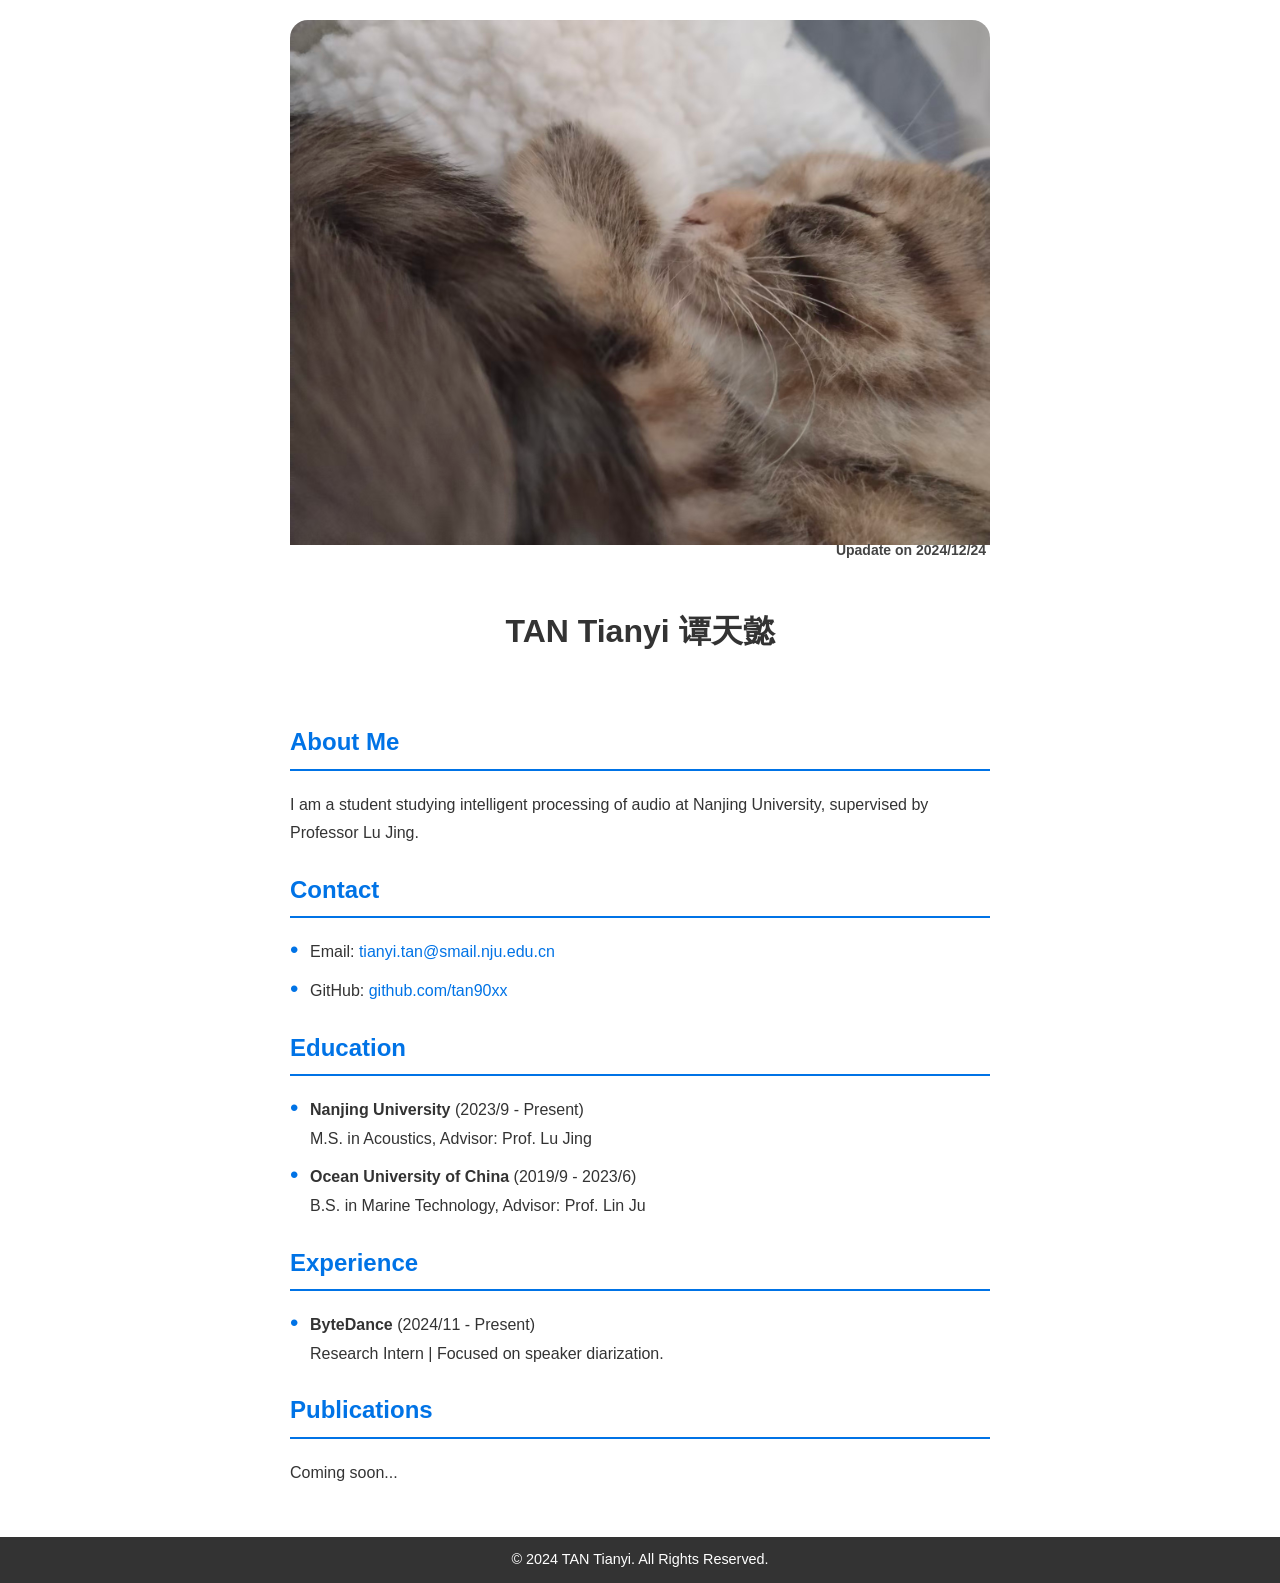
<file: index.html>
<!DOCTYPE html>
<html lang="en">
<head>
    <meta charset="UTF-8">
    <meta name="viewport" content="width=device-width, initial-scale=1.0">
    <title>TAN Tianyi</title>
    <link rel="stylesheet" href="style.css">
</head>
<body>

	<div class="content">
		<div class="image-container">
			<img src="assets/mycat.jpg" alt="My cats" width="100%">
			<span class="image-text">Upadate on 2024/12/24&nbsp</span>
		</div>
	</div>

    <header class="header">
        <div class="container">
            <h1 class="name">TAN Tianyi 谭天懿</h1>
        </div>
    </header>


    <main class="content">
        <section class="profile">
            <h2>About Me</h2>
            <p>I am a student studying intelligent processing of audio at Nanjing University, supervised by Professor Lu Jing. </p>
        </section>

        <section class="contact">
            <h2>Contact</h2>
            <ul>
                <li>Email: <a href="mailto:tianyi.tan@smail.nju.edu.cn">tianyi.tan@smail.nju.edu.cn</a></li>
                <li>GitHub: <a href="https://github.com/tan90xx" target="_blank">github.com/tan90xx</a></li>
            </ul>
        </section>

        <section class="education">
            <h2>Education</h2>
            <ul>
                <li>
                    <strong>Nanjing University</strong> (2023/9 - Present)<br>
                    M.S. in Acoustics, Advisor: Prof. Lu Jing
                </li>
                <li>
                    <strong>Ocean University of China</strong> (2019/9 - 2023/6)<br>
                    B.S. in Marine Technology, Advisor: Prof. Lin Ju
                </li>
            </ul>
        </section>

        <section class="experience">
            <h2>Experience</h2>
            <ul>
                <li>
                    <strong>ByteDance</strong> (2024/11 - Present)<br>
                    Research Intern | Focused on speaker diarization.
                </li>
            </ul>
        </section>

        <section class="publications">
            <h2>Publications</h2>
            <p>Coming soon...</p>
        </section>
    </main>

    <footer class="footer">
        <div class="container">
            <p>&copy; 2024 TAN Tianyi. All Rights Reserved.</p>
        </div>
    </footer>
</body>
</html>
</file>
<file: style.css>
/* General Styles */
body {
    font-family: "Arial", sans-serif;
    margin: 0;
    padding: 0;
    background-color: #fff;
    color: #333;
    line-height: 1.8;
}

.container {
    width: 90%;
    max-width: 1200px;
    margin: 0 auto;
}

/* Header */
.header {
    background-color: #fff;
    color: #333;
    padding: 20px 0;
    text-align: center;
    max-width: 700px;
    margin: 0 auto;
    border-radius: 8px;
}

.header .name {
    font-size: 2em;
    margin: 0;
}

.header .tagline {
    font-size: 1.2em;
    margin: 10px 0 0;
}

/* Main Content */
.content {
    padding: 20px;
    background: #fff;
    margin: 20px 0;
    border-radius: 8px;
    width: 700px;
    margin: auto;
}

.content h2 {
    border-bottom: 2px solid #0073e6;
    padding-bottom: 5px;
    color: #0073e6;
}

.content p, .content li {
    font-size: 1em;
    margin: 10px 0;
}

/* Lists */
ul {
    list-style: none;
    padding: 0;
}

li {
    margin: 10px 0;
    padding-left: 20px;
    position: relative;
}

li::before {
    content: "\2022";
    position: absolute;
    left: 0;
    color: #0073e6;
    font-size: 1.5em;
    line-height: 1;
}

/* Links */
a {
    color: #0073e6;
    text-decoration: none;
}

a:hover {
    text-decoration: underline;
}

/* Footer */
.footer {
    background: #333;
    color: #fff;
    text-align: center;
    padding: 10px 0;
    margin-top: 20px;
}

.footer p {
    margin: 0;
    font-size: 0.9em;
}

/* Image Styling */
.image-container {
    margin: auto;
    position: relative;
    text-align: center;
    width: 700px;
    border: none;
    border-radius: 18px;
    overflow: hidden;
}

.image-container img {
    width: 100%;
    height: auto;
    display: block;
    background: linear-gradient(to bottom, #000, #555);
}

.image-text {
    position: relative;
    float: right;
    color: #444;
    margin-top: -7px;
    font-size: 14px;
    font-weight: bold;
}

.social-icons {
    display: flex;
    gap: 10px;
}

.icon {
    width: 20px;
    height: 20px;
}
</file>
